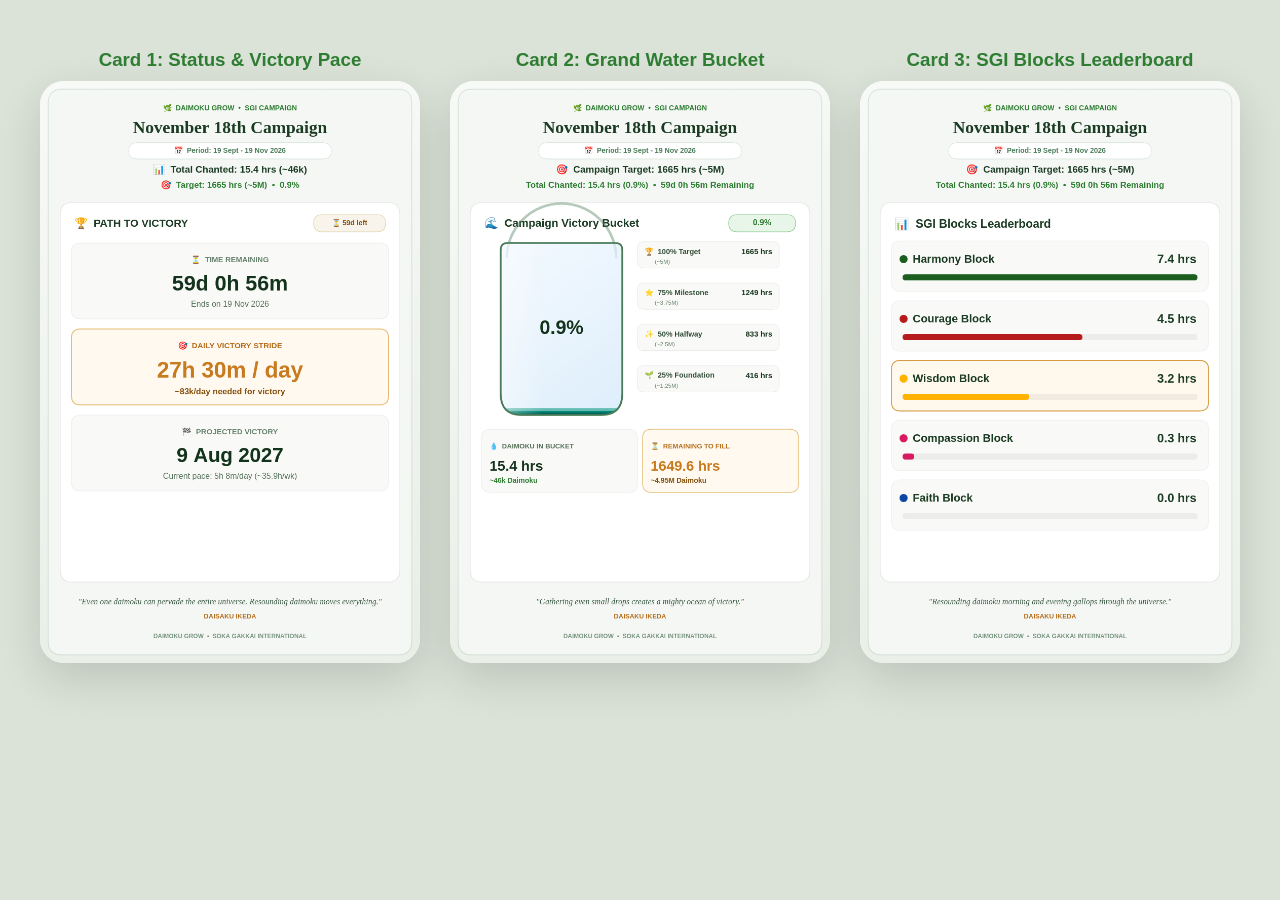
<file: test_exact_cards.html>
<!DOCTYPE html>
<html>
<head>
  <meta charset="utf-8">
  <title>3 Mobile Share Cards (Status, Bucket, Leaderboard)</title>
  <style>
    body {
      margin: 0;
      padding: 30px;
      background: #dbe3d8;
      display: flex;
      flex-direction: row;
      gap: 30px;
      justify-content: center;
      align-items: flex-start;
      font-family: -apple-system, BlinkMacSystemFont, 'Segoe UI', Roboto, sans-serif;
    }
    .card-box {
      text-align: center;
      color: #1b3b22;
    }
    canvas {
      width: 380px;
      height: auto;
      border-radius: 24px;
      box-shadow: 0 16px 45px rgba(0,0,0,0.14);
      display: block;
      background: #f4f7f4;
    }
  </style>
</head>
<body>
  <div class="card-box">
    <h3 style="color:#2e7d32; margin-bottom:10px;">Card 1: Status & Victory Pace</h3>
    <canvas id="canvas-status"></canvas>
  </div>
  <div class="card-box">
    <h3 style="color:#2e7d32; margin-bottom:10px;">Card 2: Grand Water Bucket</h3>
    <canvas id="canvas-bucket"></canvas>
  </div>
  <div class="card-box">
    <h3 style="color:#2e7d32; margin-bottom:10px;">Card 3: SGI Blocks Leaderboard</h3>
    <canvas id="canvas-leaderboard"></canvas>
  </div>

  <script>
    function drawCanvasRoundRect(ctx, x, y, width, height, radius, fill = true, stroke = false) {
      x = Number(x) || 0;
      y = Number(y) || 0;
      width = Math.max(0, Number(width) || 0);
      height = Math.max(0, Number(height) || 0);
      if (width === 0 || height === 0) return;
      
      let r = { tl: 8, tr: 8, br: 8, bl: 8 };
      if (typeof radius === 'number') {
        const val = Math.min(radius, width / 2, height / 2);
        r = { tl: val, tr: val, br: val, bl: val };
      } else if (typeof radius === 'object' && radius !== null) {
        const maxR = Math.min(width / 2, height / 2);
        r = {
          tl: Math.min(Number(radius.tl) || 0, maxR),
          tr: Math.min(Number(radius.tr) || 0, maxR),
          br: Math.min(Number(radius.br) || 0, maxR),
          bl: Math.min(Number(radius.bl) || 0, maxR)
        };
      }

      ctx.beginPath();
      ctx.moveTo(x + r.tl, y);
      ctx.lineTo(x + width - r.tr, y);
      ctx.quadraticCurveTo(x + width, y, x + width, y + r.tr);
      ctx.lineTo(x + width, y + height - r.br);
      ctx.quadraticCurveTo(x + width, y + height, x + width - r.br, y + height);
      ctx.lineTo(x + r.bl, y + height);
      ctx.quadraticCurveTo(x, y + height, x, y + height - r.bl);
      ctx.lineTo(x, y + r.tl);
      ctx.quadraticCurveTo(x, y, x + r.tl, y);
      ctx.closePath();
      if (fill) ctx.fill();
      if (stroke) ctx.stroke();
    }

    function formatDaimokuCount(hours, brief = false) {
      if (isNaN(hours) || hours <= 0) return brief ? "0" : "0 Daimoku";
      const daimoku = (hours * 1000000) / 333;
      if (daimoku >= 1000000) {
        const m = daimoku / 1000000;
        const mStr = m >= 10 ? m.toFixed(1) : (m % 1 === 0 ? m.toFixed(0) : m.toFixed(2).replace(/\.?0+$/, ''));
        return brief ? `${mStr}M` : `${mStr}M Daimoku`;
      } else if (daimoku >= 1000) {
        const k = daimoku / 1000;
        const kStr = k >= 10 ? k.toFixed(0) : k.toFixed(1).replace(/\.?0+$/, '');
        return brief ? `${kStr}k` : `${kStr}k Daimoku`;
      } else {
        return brief ? `${Math.round(daimoku)}` : `${Math.round(daimoku)} Daimoku`;
      }
    }

    function drawExactShareCard(canvas, mode, data) {
      if (!canvas || !data) return;
      const ctx = canvas.getContext('2d');
      if (!ctx) return;

      const name = String(data.name || 'SGI Victory Campaign');
      const periodStr = String(data.periodStr || 'Active Campaign');
      const globalHours = Math.max(0, Number(data.globalHours) || 0);
      const targetHours = Math.max(1, Number(data.targetHours) || 1665);
      const remainingHours = Math.max(0, targetHours - globalHours);
      const progressPercent = Math.max(0, Math.min(100, Number(data.progressPercent) || ((globalHours / targetHours) * 100)));
      const progressPercentDisplay = String(data.progressPercentDisplay || `${progressPercent.toFixed(1)}%`);
      const timeLeftText = String(data.timeLeftText || '--');
      const timeLeftSub = String(data.timeLeftSub || 'Campaign active');
      const dailyStrideText = String(data.dailyStrideText || '--');
      const dailyStrideSub = String(data.dailyStrideSub || 'Stride towards victory');
      const estFinishVal = String(data.estFinishVal || '--');
      const estFinishSub = String(data.estFinishSub || 'Target completion');
      const personalHours = Math.max(0, Number(data.personalHours) || 0);
      const userBlock = String(data.userBlock || 'Your');
      const personalPercent = Math.max(0, Number(data.personalPercent) || 0);
      const blockSummaries = (Array.isArray(data.blockSummaries) && data.blockSummaries.length > 0) ? data.blockSummaries : [
        { name: 'Tagore Garden', hours: 0, color: '#e57373', isOwn: true }
      ];

      // Exact mobile aspect ratio (750 x 1150)
      const canvasW = 750;
      const canvasH = 1150;
      canvas.width = canvasW;
      canvas.height = canvasH;

      // App background theme (soft subtle sage gradient)
      const bgGrad = ctx.createLinearGradient(0, 0, 0, canvasH);
      bgGrad.addColorStop(0, '#f8faf7');
      bgGrad.addColorStop(0.5, '#f1f5f0');
      bgGrad.addColorStop(1, '#eaf0e8');
      ctx.fillStyle = bgGrad;
      ctx.fillRect(0, 0, canvasW, canvasH);

      // Subtle outer app card container
      ctx.fillStyle = '#f4f7f4';
      drawCanvasRoundRect(ctx, 16, 16, canvasW - 32, canvasH - 32, 28, true, false);
      ctx.strokeStyle = 'rgba(74, 124, 89, 0.2)';
      ctx.lineWidth = 1.5;
      drawCanvasRoundRect(ctx, 16, 16, canvasW - 32, canvasH - 32, 28, false, true);

      // Header Branding
      ctx.textAlign = 'center';
      ctx.textBaseline = 'middle';

      // Small Leaf / App Icon
      ctx.fillStyle = '#2e7d32';
      ctx.font = "bold 14px -apple-system, sans-serif";
      ctx.fillText("🌿  DAIMOKU GROW  •  SGI CAMPAIGN", canvasW / 2, 54);

      // Campaign Name (Large & Bold)
      ctx.fillStyle = '#1b3b22';
      ctx.font = "bold 34px 'Playfair Display', Georgia, serif";
      ctx.fillText(name, canvasW / 2, 94);

      // Period Pill
      ctx.fillStyle = '#ffffff';
      drawCanvasRoundRect(ctx, 175, 122, 400, 32, 16, true, false);
      ctx.strokeStyle = 'rgba(74, 124, 89, 0.25)';
      ctx.lineWidth = 1;
      drawCanvasRoundRect(ctx, 175, 122, 400, 32, 16, false, true);

      ctx.fillStyle = '#4a7c59';
      ctx.font = "600 14px -apple-system, sans-serif";
      ctx.fillText(`📅  Period: ${periodStr}`, canvasW / 2, 138);

      if (mode === 'status') {
        // ==========================================
        // CARD 1: STATUS & PATH TO VICTORY
        // ==========================================

        const topStatY = 176;
        ctx.fillStyle = '#1b3b22';
        ctx.font = "bold 19px -apple-system, sans-serif";
        ctx.fillText(`📊  Total Chanted: ${globalHours.toFixed(1)} hrs (~${formatDaimokuCount(globalHours, true)})`, canvasW / 2, topStatY);

        ctx.fillStyle = '#2e7d32';
        ctx.font = "600 17px -apple-system, sans-serif";
        ctx.fillText(`🎯  Target: ${targetHours} hrs (~${formatDaimokuCount(targetHours, true)})  •  ${progressPercentDisplay}`, canvasW / 2, topStatY + 30);

        // Main White Card Container (Path to Victory)
        const mainCardY = 240;
        const mainCardW = 670;
        const mainCardH = 750;
        const mainCardX = 40;

        ctx.fillStyle = '#ffffff';
        drawCanvasRoundRect(ctx, mainCardX, mainCardY, mainCardW, mainCardH, 24, true, false);
        ctx.strokeStyle = 'rgba(0, 0, 0, 0.08)';
        ctx.lineWidth = 1.5;
        drawCanvasRoundRect(ctx, mainCardX, mainCardY, mainCardW, mainCardH, 24, false, true);

        // Path to Victory Header Row
        ctx.textAlign = 'left';
        ctx.fillStyle = '#1b3b22';
        ctx.font = "bold 21px -apple-system, sans-serif";
        ctx.fillText("🏆  PATH TO VICTORY", mainCardX + 28, mainCardY + 42);

        // Days left badge
        const badgeText = timeLeftText.includes('d') ? `${timeLeftText.split(' ')[0]} left` : 'Active';
        ctx.fillStyle = '#f8f4eb';
        drawCanvasRoundRect(ctx, mainCardX + mainCardW - 170, mainCardY + 24, 142, 34, 17, true, false);
        ctx.strokeStyle = '#e0cfa5';
        ctx.lineWidth = 1.2;
        drawCanvasRoundRect(ctx, mainCardX + mainCardW - 170, mainCardY + 24, 142, 34, 17, false, true);

        ctx.textAlign = 'center';
        ctx.fillStyle = '#87510d';
        ctx.font = "bold 14px -apple-system, sans-serif";
        ctx.fillText(`⏳ ${badgeText}`, mainCardX + mainCardW - 99, mainCardY + 41);

        // 3 Giant Tiles (Time Remaining, Daily Stride, Projected Victory)
        const tileX = mainCardX + 22;
        const tileW = mainCardW - 44;
        const tileH = 150;
        const tileGap = 20;
        const startTileY = mainCardY + 80;

        // Tile 1: Time Remaining
        const t1Y = startTileY;
        ctx.fillStyle = '#f9faf7';
        drawCanvasRoundRect(ctx, tileX, t1Y, tileW, tileH, 18, true, false);
        ctx.strokeStyle = 'rgba(0, 0, 0, 0.07)';
        ctx.lineWidth = 1.2;
        drawCanvasRoundRect(ctx, tileX, t1Y, tileW, tileH, 18, false, true);

        ctx.textAlign = 'center';
        ctx.fillStyle = '#6a8470';
        ctx.font = "bold 15px -apple-system, sans-serif";
        ctx.fillText("⏳  TIME REMAINING", canvasW / 2, t1Y + 34);

        ctx.fillStyle = '#14331c';
        ctx.font = "bold 42px -apple-system, sans-serif";
        ctx.fillText(timeLeftText, canvasW / 2, t1Y + 82);

        ctx.fillStyle = '#55705a';
        ctx.font = "500 16px -apple-system, sans-serif";
        ctx.fillText(timeLeftSub, canvasW / 2, t1Y + 122);

        // Tile 2: Daily Victory Stride (Highlighted Warm Amber Card)
        const t2Y = t1Y + tileH + tileGap;
        ctx.fillStyle = '#fff9ef';
        drawCanvasRoundRect(ctx, tileX, t2Y, tileW, tileH, 18, true, false);
        ctx.strokeStyle = '#e6be78';
        ctx.lineWidth = 2;
        drawCanvasRoundRect(ctx, tileX, t2Y, tileW, tileH, 18, false, true);

        ctx.fillStyle = '#b76e1c';
        ctx.font = "bold 15.5px -apple-system, sans-serif";
        ctx.fillText("🎯  DAILY VICTORY STRIDE", canvasW / 2, t2Y + 34);

        ctx.fillStyle = '#c87a1e';
        ctx.font = "bold 44px -apple-system, sans-serif";
        ctx.fillText(dailyStrideText, canvasW / 2, t2Y + 84);

        ctx.fillStyle = '#87510d';
        ctx.font = "600 16.5px -apple-system, sans-serif";
        ctx.fillText(dailyStrideSub, canvasW / 2, t2Y + 124);

        // Tile 3: Projected Victory
        const t3Y = t2Y + tileH + tileGap;
        ctx.fillStyle = '#f9faf7';
        drawCanvasRoundRect(ctx, tileX, t3Y, tileW, tileH, 18, true, false);
        ctx.strokeStyle = 'rgba(0, 0, 0, 0.07)';
        ctx.lineWidth = 1.2;
        drawCanvasRoundRect(ctx, tileX, t3Y, tileW, tileH, 18, false, true);

        ctx.fillStyle = '#6a8470';
        ctx.font = "bold 15px -apple-system, sans-serif";
        ctx.fillText("🏁  PROJECTED VICTORY", canvasW / 2, t3Y + 34);

        ctx.fillStyle = '#14331c';
        ctx.font = "bold 40px -apple-system, sans-serif";
        ctx.fillText(estFinishVal, canvasW / 2, t3Y + 82);

        ctx.fillStyle = '#55705a';
        ctx.font = "500 16px -apple-system, sans-serif";
        ctx.fillText(estFinishSub, canvasW / 2, t3Y + 122);

        // Footer Guidance Quote
        const footerY = 1030;
        ctx.fillStyle = '#3e5c46';
        ctx.font = "italic 16px 'Playfair Display', Georgia, serif";
        ctx.fillText('"Even one daimoku can pervade the entire universe. Resounding daimoku moves everything."', canvasW / 2, footerY);

        ctx.fillStyle = '#b76e1c';
        ctx.font = "bold 13px -apple-system, sans-serif";
        ctx.fillText("DAISAKU IKEDA", canvasW / 2, footerY + 28);

        ctx.fillStyle = '#7a9682';
        ctx.font = "600 12px -apple-system, sans-serif";
        ctx.fillText("DAIMOKU GROW  •  SOKA GAKKAI INTERNATIONAL", canvasW / 2, footerY + 68);

      } else if (mode === 'bucket') {
        // ==========================================
        // CARD 2: GRAND WATER BUCKET & GOAL PROGRESS
        // ==========================================

        const topStatY = 176;
        ctx.fillStyle = '#1b3b22';
        ctx.font = "bold 19px -apple-system, sans-serif";
        ctx.fillText(`🎯  Campaign Target: ${targetHours} hrs (~${formatDaimokuCount(targetHours, true)})`, canvasW / 2, topStatY);

        ctx.fillStyle = '#2e7d32';
        ctx.font = "600 17px -apple-system, sans-serif";
        ctx.fillText(`Total Chanted: ${globalHours.toFixed(1)} hrs (${progressPercentDisplay})  •  ${timeLeftText} Remaining`, canvasW / 2, topStatY + 30);

        // Main White Card Container
        const mainCardY = 240;
        const mainCardW = 670;
        const mainCardH = 750;
        const mainCardX = 40;

        ctx.fillStyle = '#ffffff';
        drawCanvasRoundRect(ctx, mainCardX, mainCardY, mainCardW, mainCardH, 24, true, false);
        ctx.strokeStyle = 'rgba(0, 0, 0, 0.08)';
        ctx.lineWidth = 1.5;
        drawCanvasRoundRect(ctx, mainCardX, mainCardY, mainCardW, mainCardH, 24, false, true);

        // Header Row
        ctx.textAlign = 'left';
        ctx.fillStyle = '#1b3b22';
        ctx.font = "bold 22px -apple-system, sans-serif";
        ctx.fillText("🌊  Campaign Victory Bucket", mainCardX + 28, mainCardY + 42);

        // Percentage badge on top right
        ctx.fillStyle = '#e8f5e9';
        drawCanvasRoundRect(ctx, mainCardX + mainCardW - 160, mainCardY + 24, 132, 34, 17, true, false);
        ctx.strokeStyle = '#81c784';
        ctx.lineWidth = 1.2;
        drawCanvasRoundRect(ctx, mainCardX + mainCardW - 160, mainCardY + 24, 132, 34, 17, false, true);

        ctx.textAlign = 'center';
        ctx.fillStyle = '#2e7d32';
        ctx.font = "bold 16px -apple-system, sans-serif";
        ctx.fillText(progressPercentDisplay, mainCardX + mainCardW - 94, mainCardY + 41);

        // --- Grand Glass Bucket Graphic ---
        const bktX = mainCardX + 60;
        const bktY = mainCardY + 80;
        const bktW = 240;
        const bktH = 340;

        // Bucket Handle Arc
        ctx.beginPath();
        ctx.strokeStyle = 'rgba(74, 124, 89, 0.4)';
        ctx.lineWidth = 5;
        ctx.arc(bktX + bktW / 2, bktY + 30, bktW * 0.45, Math.PI, 0);
        ctx.stroke();

        // Bucket Body (Glass background)
        const bktGrad = ctx.createLinearGradient(bktX, bktY, bktX + bktW, bktY + bktH);
        bktGrad.addColorStop(0, 'rgba(235, 245, 255, 0.6)');
        bktGrad.addColorStop(1, 'rgba(215, 235, 250, 0.85)');
        ctx.fillStyle = bktGrad;
        drawCanvasRoundRect(ctx, bktX, bktY, bktW, bktH, { tl: 14, tr: 14, bl: 42, br: 42 }, true, false);

        // Water Fill Level
        const fillFraction = Math.max(0.04, Math.min(1.0, progressPercent / 100));
        const waterH = Math.round(bktH * fillFraction);
        const waterY = bktY + bktH - waterH;

        ctx.save();
        // Clip to bucket container
        ctx.beginPath();
        drawCanvasRoundRect(ctx, bktX, bktY, bktW, bktH, { tl: 14, tr: 14, bl: 42, br: 42 }, false, false);
        ctx.clip();

        // Water Gradient Fill (Vibrant Aqua / Emerald)
        const waterGrad = ctx.createLinearGradient(bktX, waterY, bktX, bktY + bktH);
        waterGrad.addColorStop(0, '#26a69a');
        waterGrad.addColorStop(0.5, '#00897b');
        waterGrad.addColorStop(1, '#004d40');
        ctx.fillStyle = waterGrad;
        ctx.fillRect(bktX, waterY, bktW, waterH);

        // Wave Crest Highlight
        ctx.fillStyle = 'rgba(255, 255, 255, 0.35)';
        ctx.fillRect(bktX, waterY, bktW, 6);

        // Water reflection / shine
        const shineGrad = ctx.createLinearGradient(bktX, bktY, bktX + bktW * 0.35, bktY);
        shineGrad.addColorStop(0, 'rgba(255,255,255,0.4)');
        shineGrad.addColorStop(1, 'rgba(255,255,255,0.0)');
        ctx.fillStyle = shineGrad;
        ctx.fillRect(bktX, bktY, bktW * 0.35, bktH);

        ctx.restore();

        // Bucket Glass Outline & Rim
        ctx.strokeStyle = '#4a7c59';
        ctx.lineWidth = 3.5;
        drawCanvasRoundRect(ctx, bktX, bktY, bktW, bktH, { tl: 14, tr: 14, bl: 42, br: 42 }, false, true);

        // Big Percentage inside or across Bucket
        ctx.textAlign = 'center';
        ctx.fillStyle = waterH > bktH * 0.5 ? '#ffffff' : '#14331c';
        ctx.font = "bold 38px -apple-system, sans-serif";
        ctx.fillText(progressPercentDisplay, bktX + bktW / 2, bktY + bktH / 2);

        // --- Target Milestone Markers (Right of Bucket) ---
        const markX = bktX + bktW + 30;
        const markW = 280;
        const milestones = [
          { pct: 100, hrs: targetHours, label: "100% Target", icon: "🏆", yOffset: 0.04 },
          { pct: 75, hrs: (targetHours * 0.75).toFixed(0), label: "75% Milestone", icon: "⭐", yOffset: 0.28 },
          { pct: 50, hrs: (targetHours * 0.5).toFixed(0), label: "50% Halfway", icon: "✨", yOffset: 0.52 },
          { pct: 25, hrs: (targetHours * 0.25).toFixed(0), label: "25% Foundation", icon: "🌱", yOffset: 0.76 }
        ];

        milestones.forEach(m => {
          const my = bktY + bktH * m.yOffset;
          const isReached = progressPercent >= m.pct;

          // Milestone Container
          ctx.fillStyle = isReached ? '#e8f5e9' : '#f9faf7';
          drawCanvasRoundRect(ctx, markX, my - 16, markW, 52, 12, true, false);
          ctx.strokeStyle = isReached ? '#66bb6a' : 'rgba(0,0,0,0.08)';
          ctx.lineWidth = isReached ? 1.8 : 1;
          drawCanvasRoundRect(ctx, markX, my - 16, markW, 52, 12, false, true);

          // Milestone Label & Value
          ctx.textAlign = 'left';
          ctx.fillStyle = isReached ? '#2e7d32' : '#334e38';
          ctx.font = "bold 14.5px -apple-system, sans-serif";
          ctx.fillText(`${m.icon}  ${m.label}`, markX + 14, my + 4);

          ctx.textAlign = 'right';
          ctx.fillStyle = isReached ? '#1b5e20' : '#14331c';
          ctx.font = "bold 15px -apple-system, sans-serif";
          ctx.fillText(`${m.hrs} hrs`, markX + markW - 14, my + 4);

          ctx.textAlign = 'left';
          ctx.fillStyle = '#6a8470';
          ctx.font = "500 11.5px -apple-system, sans-serif";
          ctx.fillText(`(~${formatDaimokuCount(Number(m.hrs), true)})`, markX + 34, my + 24);
        });

        // --- Bottom 2 Showcase Stat Cards ---
        const statBoxY = bktY + bktH + 28;
        const statBoxW = (mainCardW - 54) / 2;
        const statBoxH = 125;

        // Stat Box 1: Total Chanted
        ctx.fillStyle = '#f9faf7';
        drawCanvasRoundRect(ctx, mainCardX + 22, statBoxY, statBoxW, statBoxH, 18, true, false);
        ctx.strokeStyle = 'rgba(0,0,0,0.07)';
        ctx.lineWidth = 1.2;
        drawCanvasRoundRect(ctx, mainCardX + 22, statBoxY, statBoxW, statBoxH, 18, false, true);

        ctx.textAlign = 'left';
        ctx.fillStyle = '#55705a';
        ctx.font = "bold 13.5px -apple-system, sans-serif";
        ctx.fillText("💧  DAIMOKU IN BUCKET", mainCardX + 38, statBoxY + 34);

        ctx.fillStyle = '#14331c';
        ctx.font = "bold 28px -apple-system, sans-serif";
        ctx.fillText(`${globalHours.toFixed(1)} hrs`, mainCardX + 38, statBoxY + 74);

        ctx.fillStyle = '#2e7d32';
        ctx.font = "600 14px -apple-system, sans-serif";
        ctx.fillText(`~${formatDaimokuCount(globalHours, true)} Daimoku`, mainCardX + 38, statBoxY + 102);

        // Stat Box 2: Water Remaining
        ctx.fillStyle = '#fff9ef';
        drawCanvasRoundRect(ctx, mainCardX + 32 + statBoxW, statBoxY, statBoxW, statBoxH, 18, true, false);
        ctx.strokeStyle = '#e6be78';
        ctx.lineWidth = 1.5;
        drawCanvasRoundRect(ctx, mainCardX + 32 + statBoxW, statBoxY, statBoxW, statBoxH, 18, false, true);

        ctx.textAlign = 'left';
        ctx.fillStyle = '#b76e1c';
        ctx.font = "bold 13.5px -apple-system, sans-serif";
        ctx.fillText("⏳  REMAINING TO FILL", mainCardX + 48 + statBoxW, statBoxY + 34);

        ctx.fillStyle = '#c87a1e';
        ctx.font = "bold 28px -apple-system, sans-serif";
        ctx.fillText(`${remainingHours.toFixed(1)} hrs`, mainCardX + 48 + statBoxW, statBoxY + 74);

        ctx.fillStyle = '#87510d';
        ctx.font = "600 14px -apple-system, sans-serif";
        ctx.fillText(`~${formatDaimokuCount(remainingHours, true)} Daimoku`, mainCardX + 48 + statBoxW, statBoxY + 102);

        // Footer Guidance Quote
        const footerY = 1030;
        ctx.textAlign = 'center';
        ctx.fillStyle = '#3e5c46';
        ctx.font = "italic 16px 'Playfair Display', Georgia, serif";
        ctx.fillText('"Gathering even small drops creates a mighty ocean of victory."', canvasW / 2, footerY);

        ctx.fillStyle = '#b76e1c';
        ctx.font = "bold 13px -apple-system, sans-serif";
        ctx.fillText("DAISAKU IKEDA", canvasW / 2, footerY + 28);

        ctx.fillStyle = '#7a9682';
        ctx.font = "600 12px -apple-system, sans-serif";
        ctx.fillText("DAIMOKU GROW  •  SOKA GAKKAI INTERNATIONAL", canvasW / 2, footerY + 68);

      } else if (mode === 'leaderboard') {
        // ==========================================
        // CARD 3: SGI BLOCKS LEADERBOARD
        // ==========================================

        const topStatY = 176;
        ctx.fillStyle = '#1b3b22';
        ctx.font = "bold 19px -apple-system, sans-serif";
        ctx.fillText(`🎯  Campaign Target: ${targetHours} hrs (~${formatDaimokuCount(targetHours, true)})`, canvasW / 2, topStatY);

        ctx.fillStyle = '#2e7d32';
        ctx.font = "600 17px -apple-system, sans-serif";
        ctx.fillText(`Total Chanted: ${globalHours.toFixed(1)} hrs (${progressPercentDisplay})  •  ${timeLeftText} Remaining`, canvasW / 2, topStatY + 30);

        // Main White Card Container (SGI Blocks Leaderboard)
        const mainCardY = 240;
        const mainCardW = 670;
        const mainCardH = 750;
        const mainCardX = 40;

        ctx.fillStyle = '#ffffff';
        drawCanvasRoundRect(ctx, mainCardX, mainCardY, mainCardW, mainCardH, 24, true, false);
        ctx.strokeStyle = 'rgba(0, 0, 0, 0.08)';
        ctx.lineWidth = 1.5;
        drawCanvasRoundRect(ctx, mainCardX, mainCardY, mainCardW, mainCardH, 24, false, true);

        // Card Header Row
        ctx.textAlign = 'left';
        ctx.fillStyle = '#1b3b22';
        ctx.font = "bold 23px -apple-system, sans-serif";
        ctx.fillText("📊  SGI Blocks Leaderboard", mainCardX + 28, mainCardY + 44);

        // 5 Spacious Block Rows (Expansive layout without personal box)
        const rowX = mainCardX + 22;
        const rowW = mainCardW - 44;
        const rowH = 100;
        const rowGap = 18;
        const startRowY = mainCardY + 76;
        const maxBHours = Math.max(...blockSummaries.map(b => Number(b.hours) || 0), 1);

        blockSummaries.forEach((b, idx) => {
          const ry = startRowY + idx * (rowH + rowGap);
          const bHours = Math.max(0, Number(b.hours) || 0);
          const relPct = Math.max(0, Math.min(100, Math.round((bHours / maxBHours) * 100)));

          // Tile Container
          if (b.isOwn) {
            ctx.fillStyle = 'rgba(255, 248, 235, 0.9)';
            drawCanvasRoundRect(ctx, rowX, ry, rowW, rowH, 18, true, false);
            ctx.strokeStyle = '#d49b42';
            ctx.lineWidth = 1.8;
            drawCanvasRoundRect(ctx, rowX, ry, rowW, rowH, 18, false, true);
          } else {
            ctx.fillStyle = '#f9faf7';
            drawCanvasRoundRect(ctx, rowX, ry, rowW, rowH, 18, true, false);
            ctx.strokeStyle = 'rgba(0, 0, 0, 0.06)';
            ctx.lineWidth = 1.2;
            drawCanvasRoundRect(ctx, rowX, ry, rowW, rowH, 18, false, true);
          }

          // Dot Color Indicator
          ctx.fillStyle = b.color || '#757575';
          ctx.beginPath();
          ctx.arc(rowX + 24, ry + 36, 8, 0, Math.PI * 2);
          ctx.fill();

          // Block Name
          ctx.textAlign = 'left';
          ctx.fillStyle = '#1b3b22';
          ctx.font = "bold 22px -apple-system, sans-serif";
          ctx.fillText(`${b.name || 'Block'} Block`, rowX + 42, ry + 37);

          // Hours Value (Right Aligned, Huge & Bold)
          ctx.textAlign = 'right';
          ctx.fillStyle = '#1b3b22';
          ctx.font = "bold 24px -apple-system, sans-serif";
          ctx.fillText(`${bHours.toFixed(1)} hrs`, rowX + rowW - 24, ry + 37);

          // Full-width Progress Bar underneath (Height 12px)
          const barTrackX = rowX + 22;
          const barTrackY = ry + 66;
          const barTrackW = rowW - 44;
          const barFillW = Math.max(0, Math.min(barTrackW, Math.round((relPct / 100) * barTrackW)));

          ctx.fillStyle = 'rgba(0, 0, 0, 0.05)';
          drawCanvasRoundRect(ctx, barTrackX, barTrackY, barTrackW, 12, 6, true, false);

          if (barFillW > 0) {
            ctx.fillStyle = b.color || '#26a69a';
            drawCanvasRoundRect(ctx, barTrackX, barTrackY, barFillW, 12, 6, true, false);
          }
        });

        // Footer Guidance Quote
        const footerY = 1030;
        ctx.textAlign = 'center';
        ctx.fillStyle = '#3e5c46';
        ctx.font = "italic 16px 'Playfair Display', Georgia, serif";
        ctx.fillText('"Resounding daimoku morning and evening gallops through the universe."', canvasW / 2, footerY);

        ctx.fillStyle = '#b76e1c';
        ctx.font = "bold 13px -apple-system, sans-serif";
        ctx.fillText("DAISAKU IKEDA", canvasW / 2, footerY + 28);

        ctx.fillStyle = '#7a9682';
        ctx.font = "600 12px -apple-system, sans-serif";
        ctx.fillText("DAIMOKU GROW  •  SOKA GAKKAI INTERNATIONAL", canvasW / 2, footerY + 68);
      }
    }

    const sampleData = {
      id: 'nov18',
      name: 'November 18th Campaign',
      targetBlock: 'All',
      periodStr: '19 Sept - 19 Nov 2026',
      globalHours: 15.4,
      targetHours: 1665,
      progressPercent: 0.9,
      progressPercentDisplay: '0.9%',
      timeLeftText: '59d 0h 56m',
      timeLeftSub: 'Ends on 19 Nov 2026',
      dailyStrideText: '27h 30m / day',
      dailyStrideSub: '~83k/day needed for victory',
      estFinishVal: '9 Aug 2027',
      estFinishSub: 'Current pace: 5h 8m/day (~35.9h/wk)',
      blockSummaries: [
        { name: 'Harmony', hours: 7.4, color: '#1b5e20', isOwn: false },
        { name: 'Courage', hours: 4.5, color: '#b71c1c', isOwn: false },
        { name: 'Wisdom', hours: 3.2, color: '#ffb300', isOwn: true },
        { name: 'Compassion', hours: 0.3, color: '#d81b60', isOwn: false },
        { name: 'Faith', hours: 0.0, color: '#0d47a1', isOwn: false }
      ],
      personalHours: 1.6,
      userBlock: 'Wisdom',
      personalPercent: 49
    };

    window.onload = () => {
      drawExactShareCard(document.getElementById('canvas-status'), 'status', sampleData);
      drawExactShareCard(document.getElementById('canvas-bucket'), 'bucket', sampleData);
      drawExactShareCard(document.getElementById('canvas-leaderboard'), 'leaderboard', sampleData);
    };
  </script>
</body>
</html>
</file>
